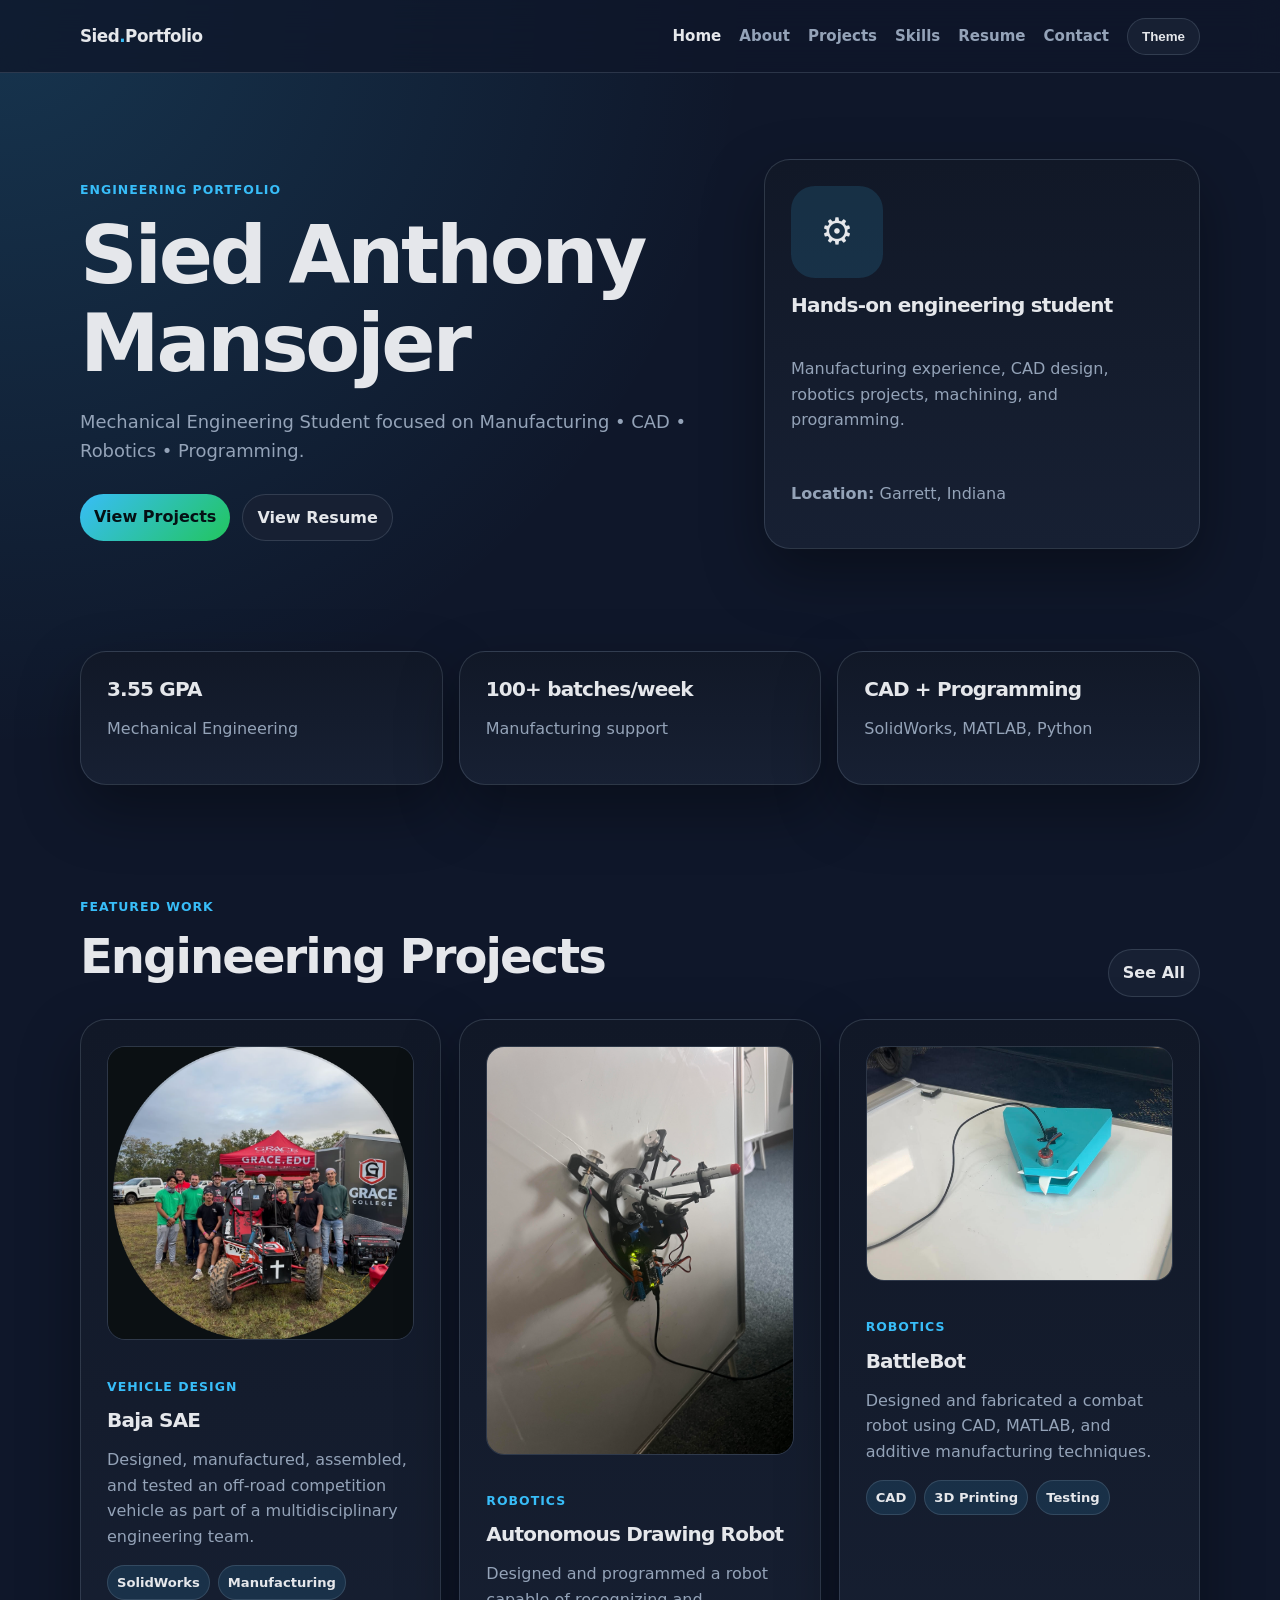
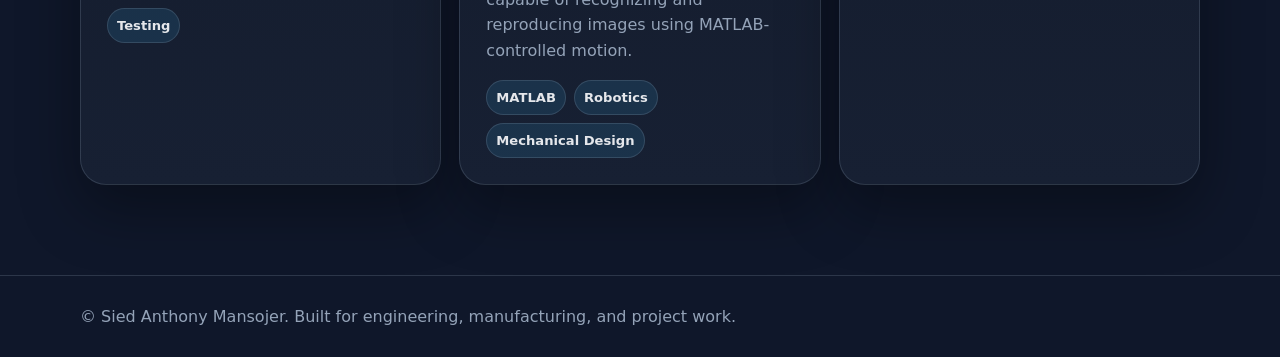
<file: index.html>
<!DOCTYPE html><html lang="en"><head><meta charset="UTF-8"><meta name="viewport" content="width=device-width, initial-scale=1.0"><title>Sied Anthony | Portfolio</title><link rel="stylesheet" href="styles.css"></head><body>
<nav class="nav">
  <div class="container nav-inner">
    <a class="brand" href="index.html">Sied<span>.</span>Portfolio</a>
    <div class="nav-links">
      <a href="index.html">Home</a>
      <a href="about.html">About</a>
      <a href="projects.html">Projects</a>
      <a href="skills.html">Skills</a>
      <a href="resume.html">Resume</a>
      <a href="contact.html">Contact</a>
      <button class="theme-btn" id="themeToggle">Theme</button>
    </div>
  </div>
</nav>
<main>
  <section class="hero"><div class="container hero-grid">
    <div><p class="kicker">Engineering Portfolio</p><h1 data-name></h1><p class="lead"><span data-title></span> focused on <span data-tagline></span>.</p><div class="hero-actions"><a class="btn primary" href="projects.html">View Projects</a><a class="btn" href="resume.html">View Resume</a></div></div>
    <div class="card profile-card"><div class="big-icon">⚙️</div><h3>Hands-on engineering student</h3><p class="muted">Manufacturing experience, CAD design, robotics projects, machining, and programming.</p><p class="muted"><strong>Location:</strong> <span data-location></span></p></div>
  </div></section>
  <section class="section"><div class="container stat-grid"><div class="card"><h3>3.55 GPA</h3><p class="muted">Mechanical Engineering</p></div><div class="card"><h3>100+ batches/week</h3><p class="muted">Manufacturing support</p></div><div class="card"><h3>CAD + Programming</h3><p class="muted">SolidWorks, MATLAB, Python</p></div></div></section>
  <section class="section"><div class="container"><div class="section-top"><div><p class="kicker">Featured Work</p><h2>Engineering Projects</h2></div><a class="btn" href="projects.html">See All</a></div><div class="project-grid" id="featuredProjects"></div></div></section>
</main><footer class="footer"><div class="container">© <span data-name></span>Sied Anthony Mansojer. Built for engineering, manufacturing, and project work.</div></footer><script src="data.js"></script><script src="script.js"></script></body></html>
</file>
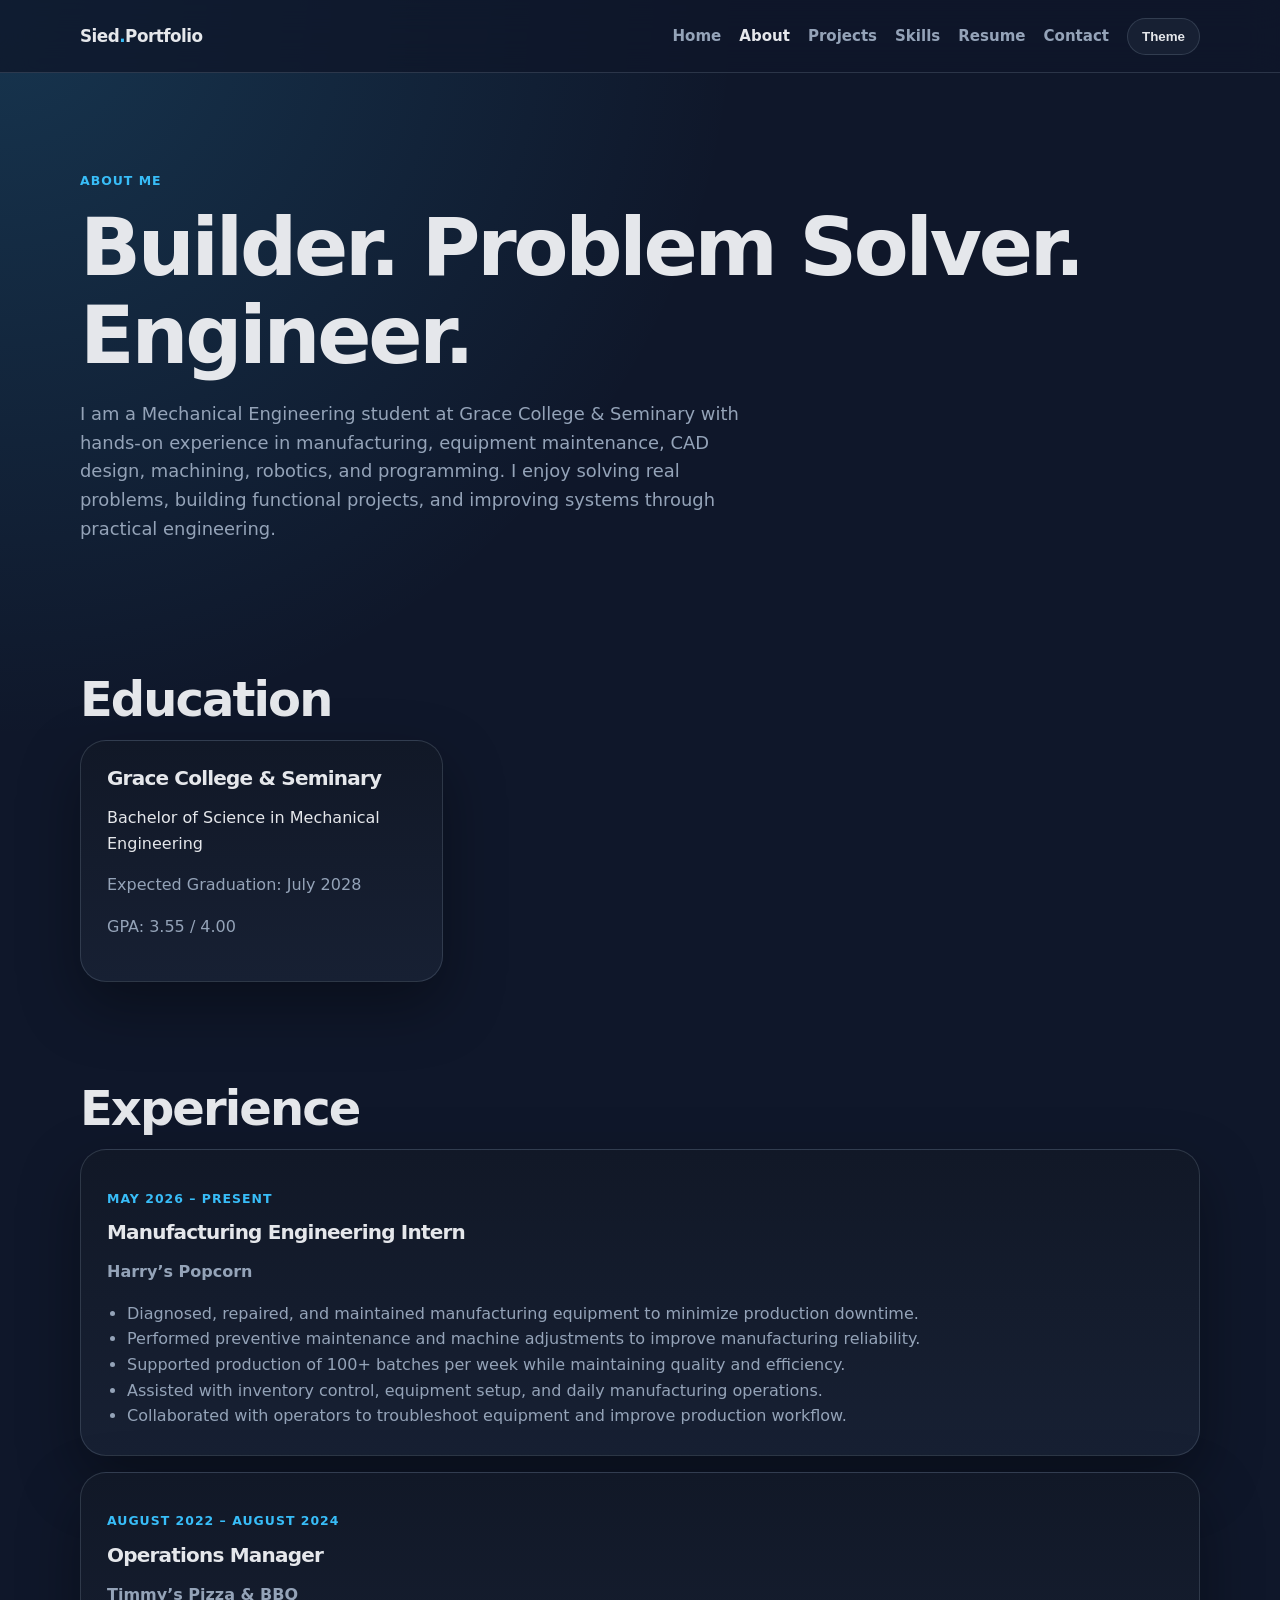
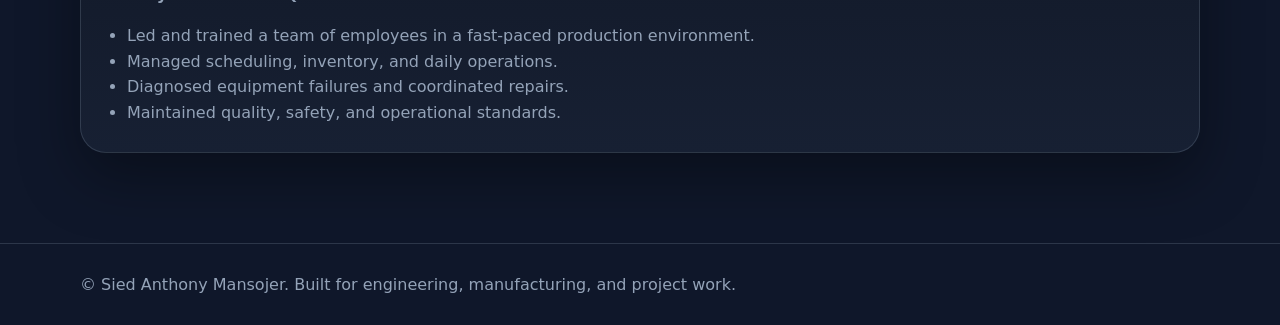
<file: about.html>
<!DOCTYPE html><html lang="en"><head><meta charset="UTF-8"><meta name="viewport" content="width=device-width, initial-scale=1.0"><title>About | Portfolio</title><link rel="stylesheet" href="styles.css"></head><body><nav class="nav">
  <div class="container nav-inner">
    <a class="brand" href="index.html">Sied<span>.</span>Portfolio</a>
    <div class="nav-links">
      <a href="index.html">Home</a>
      <a href="about.html">About</a>
      <a href="projects.html">Projects</a>
      <a href="skills.html">Skills</a>
      <a href="resume.html">Resume</a>
      <a href="contact.html">Contact</a>
      <button class="theme-btn" id="themeToggle">Theme</button>
    </div>
  </div>
</nav>
<main><section class="hero"><div class="container"><p class="kicker">About Me</p><h1>Builder. Problem Solver. Engineer.</h1><p class="lead" id="aboutText"></p></div></section><section class="section"><div class="container"><h2>Education</h2><div class="grid" id="educationList"></div></div></section><section class="section"><div class="container"><h2>Experience</h2><div class="timeline" id="experienceList"></div></div></section></main><footer class="footer"><div class="container">© <span data-name></span>. Built for engineering, manufacturing, and project work.</div></footer><script src="data.js"></script><script src="script.js"></script></body></html>
</file>
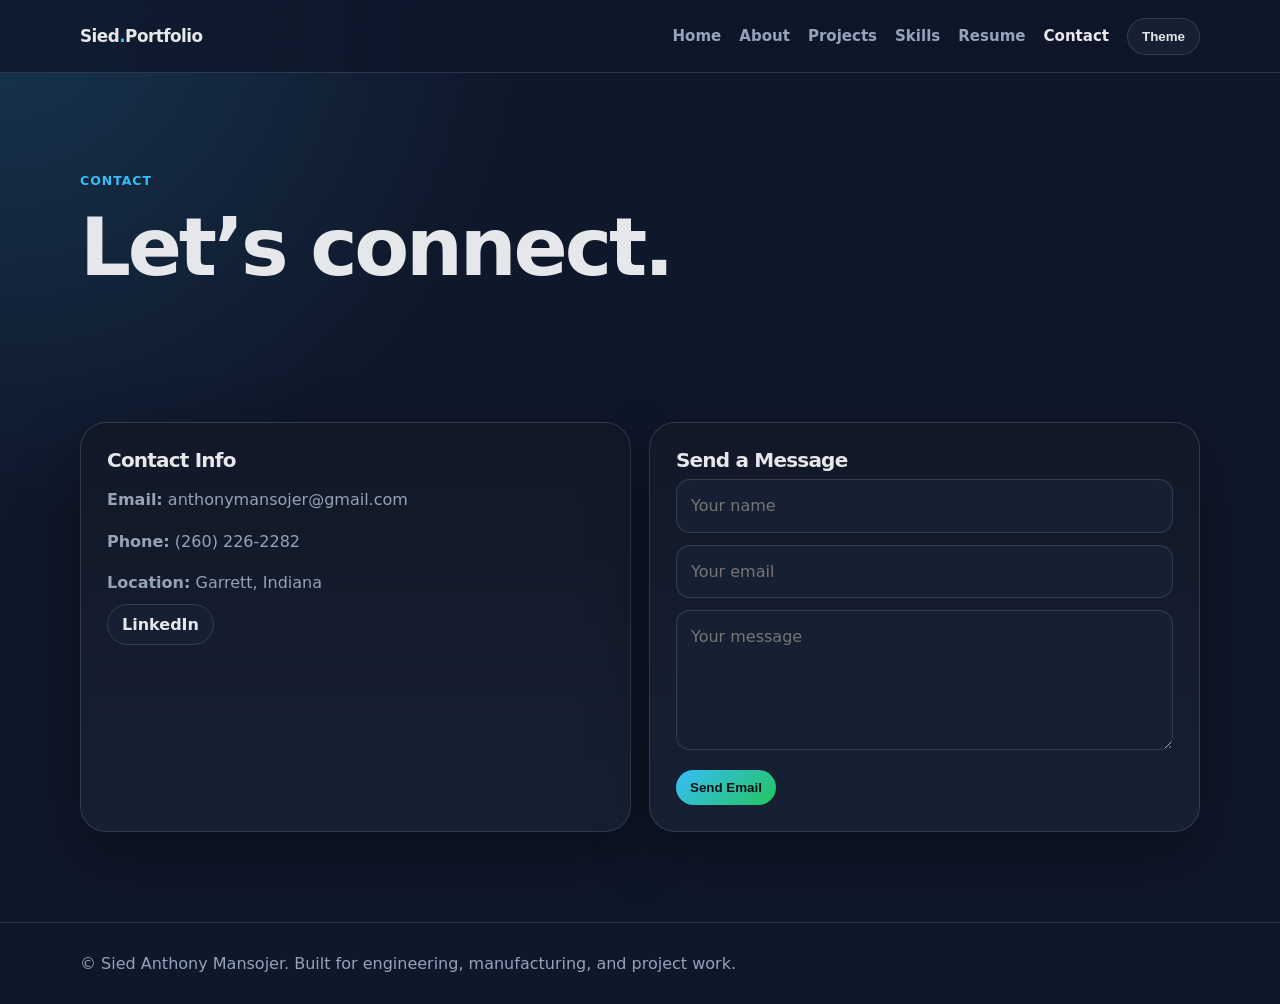
<file: contact.html>
<!DOCTYPE html><html lang="en"><head><meta charset="UTF-8"><meta name="viewport" content="width=device-width, initial-scale=1.0"><title>Contact | Portfolio</title><link rel="stylesheet" href="styles.css"></head><body><nav class="nav">
  <div class="container nav-inner">
    <a class="brand" href="index.html">Sied<span>.</span>Portfolio</a>
    <div class="nav-links">
      <a href="index.html">Home</a>
      <a href="about.html">About</a>
      <a href="projects.html">Projects</a>
      <a href="skills.html">Skills</a>
      <a href="resume.html">Resume</a>
      <a href="contact.html">Contact</a>
      <button class="theme-btn" id="themeToggle">Theme</button>
    </div>
  </div>
</nav>
<main><section class="hero"><div class="container"><p class="kicker">Contact</p><h1>Let’s connect.</h1><p class="lead"></p></div></section><section class="section"><div class="container contact-box"><div class="card"><h3>Contact Info</h3><p class="muted"><strong>Email:</strong> <span data-email></span></p><p class="muted"><strong>Phone:</strong> <span data-phone></span></p><p class="muted"><strong>Location:</strong> <span data-location></span></p><a class="btn" data-linkedin href="#">LinkedIn</a></div><form class="card" action="mailto:anthonymansojer@gmail.com" method="post" enctype="text/plain"><h3>Send a Message</h3><input name="name" placeholder="Your name"><input name="email" placeholder="Your email"><textarea name="message" placeholder="Your message"></textarea><button class="btn primary" type="submit">Send Email</button></form></div></section></main><footer class="footer"><div class="container">© <span data-name></span>. Built for engineering, manufacturing, and project work.</div></footer><script src="data.js"></script><script src="script.js"></script></body></html>
</file>
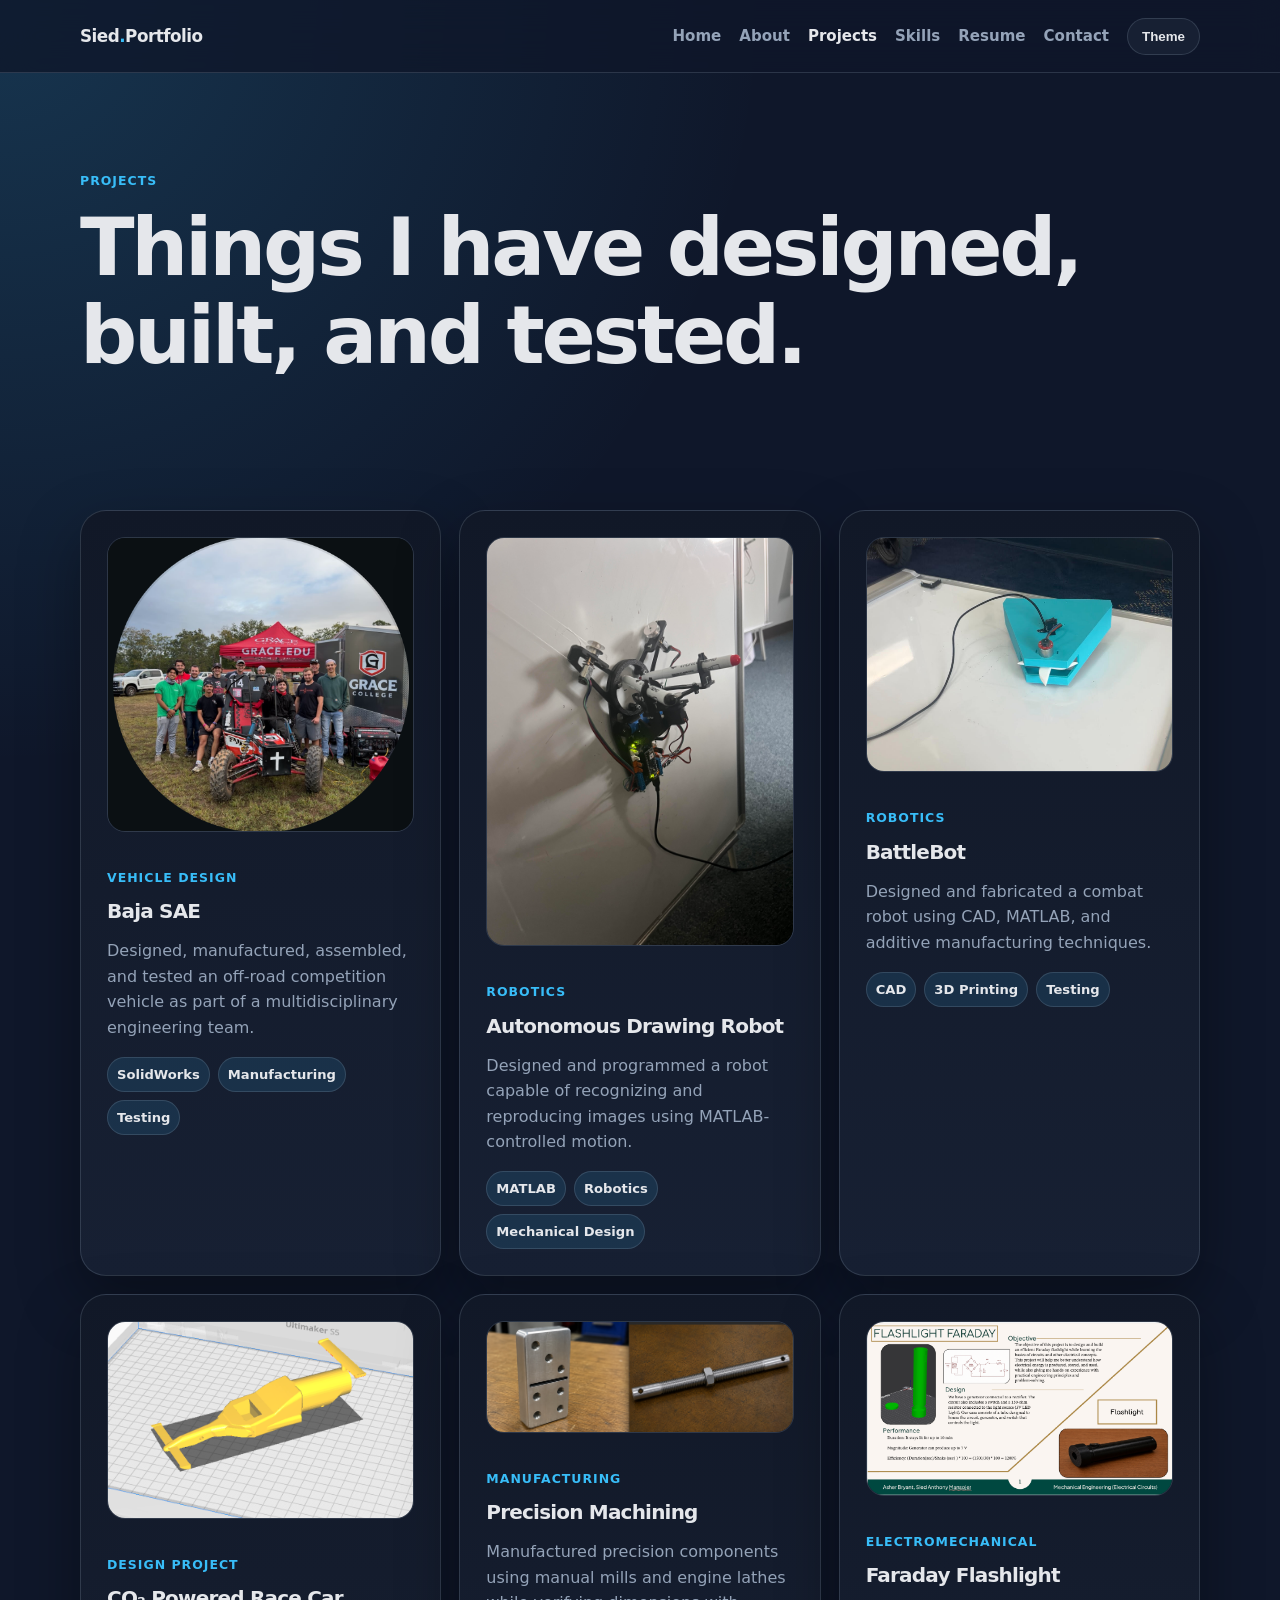
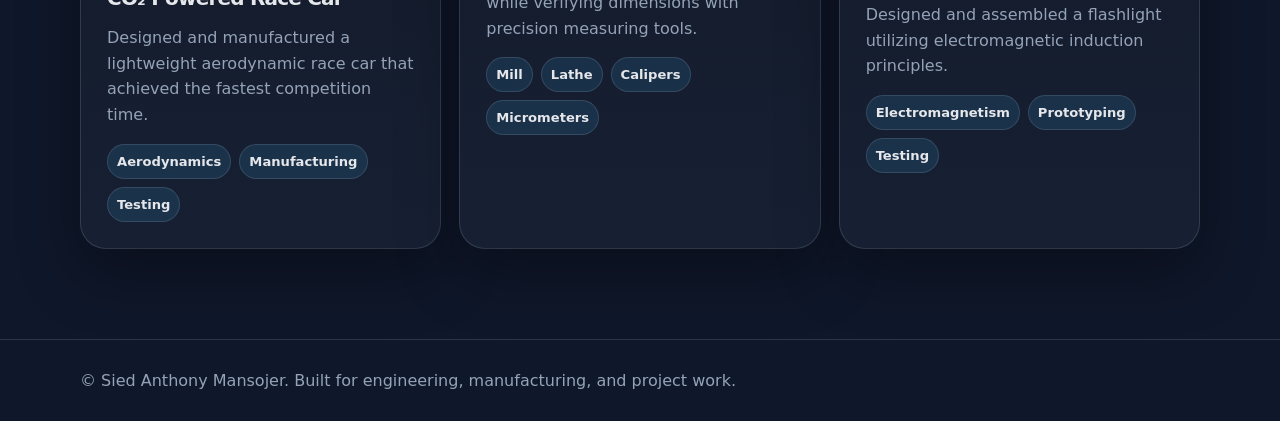
<file: projects.html>
<!DOCTYPE html><html lang="en"><head><meta charset="UTF-8"><meta name="viewport" content="width=device-width, initial-scale=1.0"><title>Projects | Portfolio</title><link rel="stylesheet" href="styles.css"></head><body><nav class="nav">
  <div class="container nav-inner">
    <a class="brand" href="index.html">Sied<span>.</span>Portfolio</a>
    <div class="nav-links">
      <a href="index.html">Home</a>
      <a href="about.html">About</a>
      <a href="projects.html">Projects</a>
      <a href="skills.html">Skills</a>
      <a href="resume.html">Resume</a>
      <a href="contact.html">Contact</a>
      <button class="theme-btn" id="themeToggle">Theme</button>
    </div>
  </div>
</nav>
<main><section class="hero"><div class="container"><p class="kicker">Projects</p><h1>Things I have designed, built, and tested.</h1><p class="lead"></p></div></section><section class="section"><div class="container"><div class="project-grid" id="projectsGrid"></div></div></section></main><footer class="footer"><div class="container">© <span data-name></span>. Built for engineering, manufacturing, and project work.</div></footer><script src="data.js"></script><script src="script.js"></script></body></html>
</file>
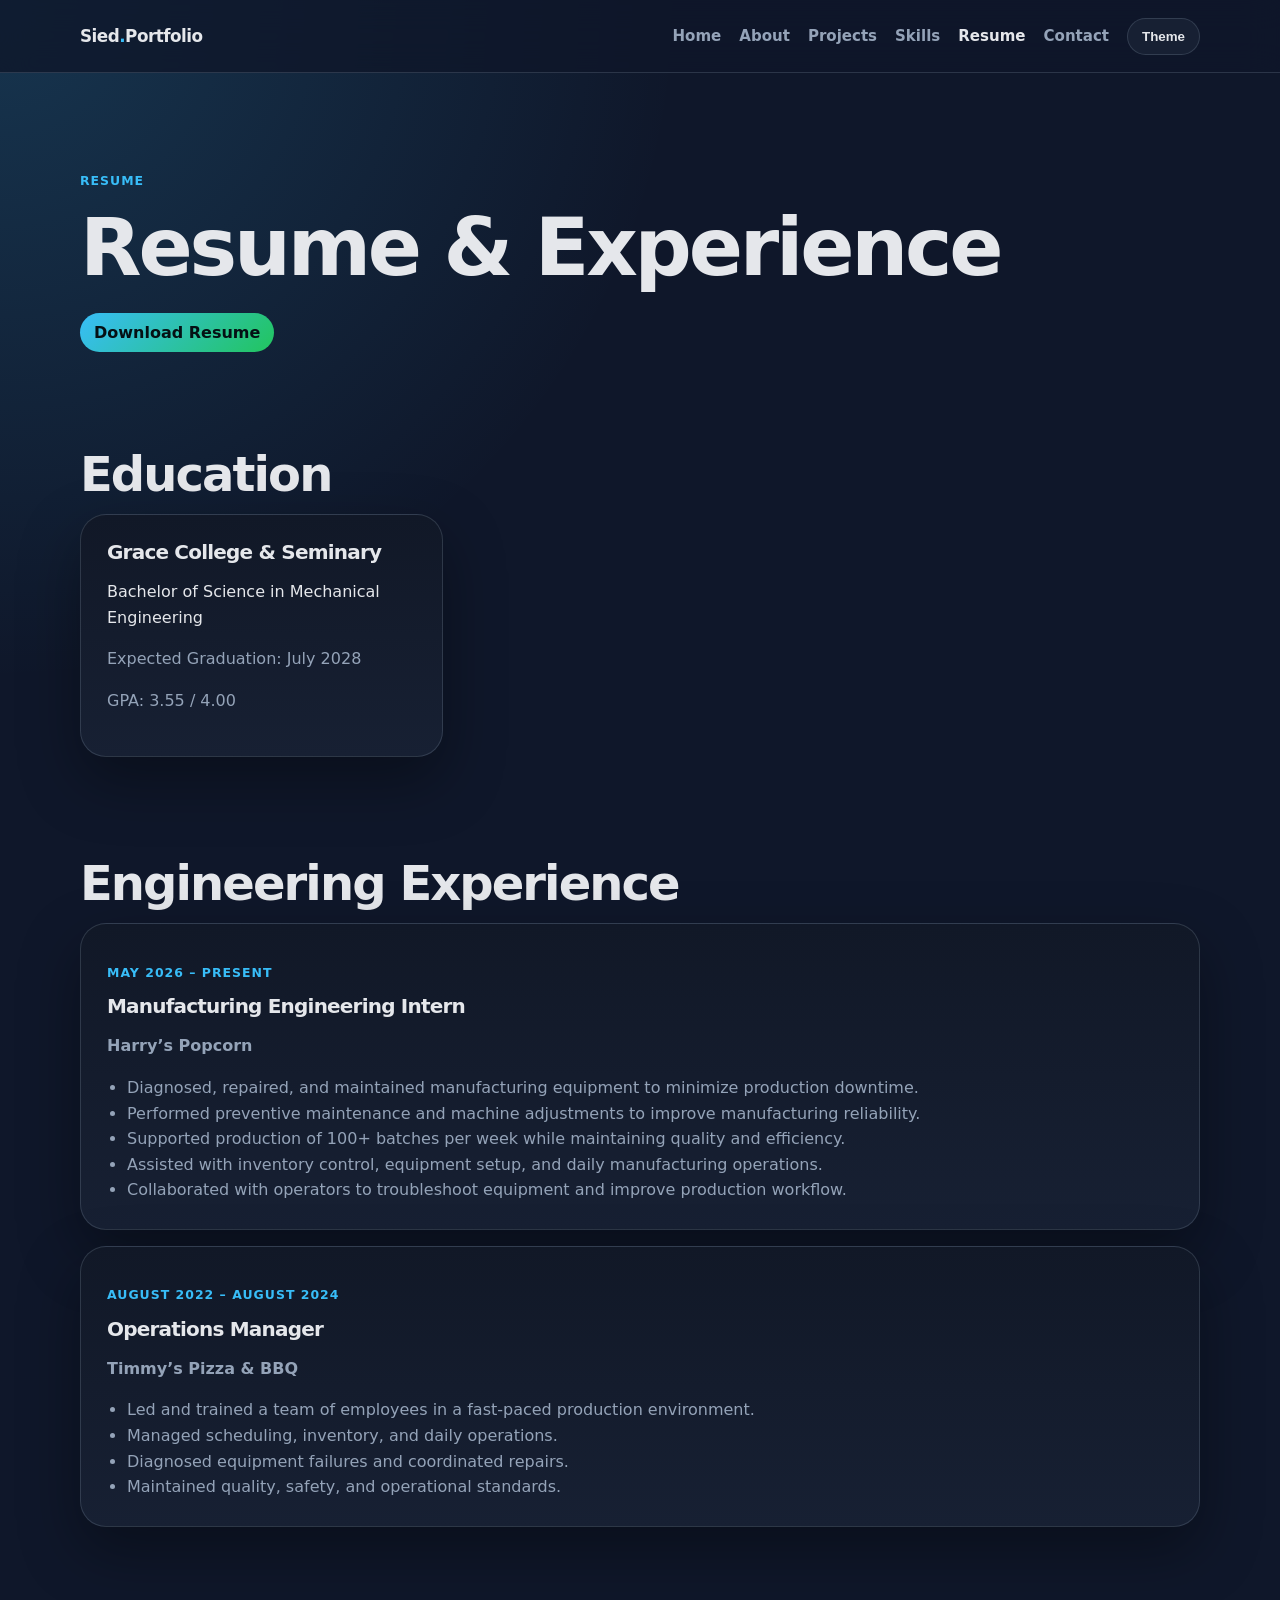
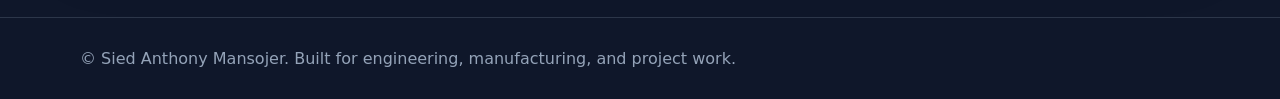
<file: resume.html>
<!DOCTYPE html><html lang="en"><head><meta charset="UTF-8"><meta name="viewport" content="width=device-width, initial-scale=1.0"><title>Resume | Portfolio</title><link rel="stylesheet" href="styles.css"></head><body><nav class="nav">
  <div class="container nav-inner">
    <a class="brand" href="index.html">Sied<span>.</span>Portfolio</a>
    <div class="nav-links">
      <a href="index.html">Home</a>
      <a href="about.html">About</a>
      <a href="projects.html">Projects</a>
      <a href="skills.html">Skills</a>
      <a href="resume.html">Resume</a>
      <a href="contact.html">Contact</a>
      <button class="theme-btn" id="themeToggle">Theme</button>
    </div>
  </div>
</nav>
<main><section class="hero"><div class="container"><p class="kicker">Resume</p><h1>Resume & Experience</h1><p class="lead"></p><a class="btn primary" data-resume-link href="resume.pdf">Download Resume</a></div></section><section class="section"><div class="container"><h2>Education</h2><div class="grid" id="educationList"></div></div></section><section class="section"><div class="container"><h2>Engineering Experience</h2><div class="timeline" id="experienceList"></div></div></section></main><footer class="footer"><div class="container">© <span data-name></span>. Built for engineering, manufacturing, and project work.</div></footer><script src="data.js"></script><script src="script.js"></script></body></html>
</file>
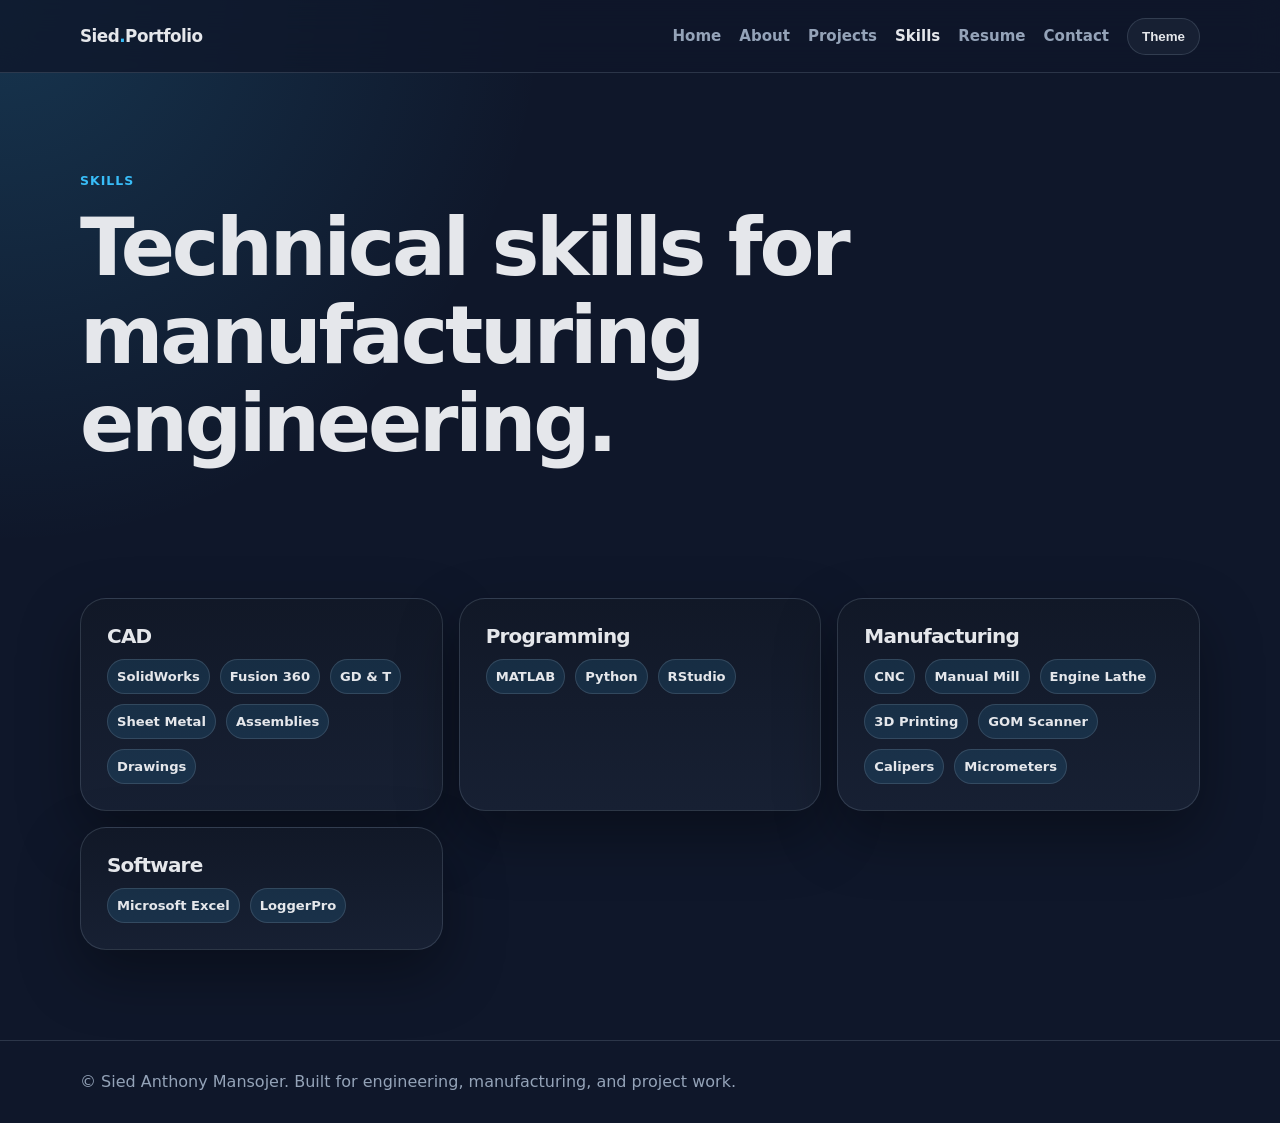
<file: skills.html>
<!DOCTYPE html><html lang="en"><head><meta charset="UTF-8"><meta name="viewport" content="width=device-width, initial-scale=1.0"><title>Skills | Portfolio</title><link rel="stylesheet" href="styles.css"></head><body><nav class="nav">
  <div class="container nav-inner">
    <a class="brand" href="index.html">Sied<span>.</span>Portfolio</a>
    <div class="nav-links">
      <a href="index.html">Home</a>
      <a href="about.html">About</a>
      <a href="projects.html">Projects</a>
      <a href="skills.html">Skills</a>
      <a href="resume.html">Resume</a>
      <a href="contact.html">Contact</a>
      <button class="theme-btn" id="themeToggle">Theme</button>
    </div>
  </div>
</nav>
<main><section class="hero"><div class="container"><p class="kicker">Skills</p><h1>Technical skills for manufacturing engineering.</h1><p class="lead"></p></div></section><section class="section"><div class="container"><div class="grid" id="skillsGrid"></div></div></section></main><footer class="footer"><div class="container">© <span data-name></span>. Built for engineering, manufacturing, and project work.</div></footer><script src="data.js"></script><script src="script.js"></script></body></html>
</file>
<file: styles.css>
:root {
  --bg: #0f172a;
  --panel: #111827;
  --panel-2: #172033;
  --text: #e5e7eb;
  --muted: #94a3b8;
  --accent: #38bdf8;
  --accent-2: #22c55e;
  --border: rgba(148, 163, 184, 0.22);
  --shadow: 0 24px 60px rgba(0, 0, 0, 0.35);
}

* { box-sizing: border-box; }

body {
  margin: 0;
  font-family: Inter, system-ui, -apple-system, BlinkMacSystemFont, "Segoe UI", sans-serif;
  background: radial-gradient(circle at top left, rgba(56, 189, 248, 0.18), transparent 32%), var(--bg);
  color: var(--text);
  line-height: 1.6;
}

body.light {
  --bg: #f8fafc;
  --panel: #ffffff;
  --panel-2: #f1f5f9;
  --text: #0f172a;
  --muted: #475569;
  --border: rgba(15, 23, 42, 0.12);
  --shadow: 0 18px 40px rgba(15, 23, 42, 0.10);
}

a { color: inherit; text-decoration: none; }

.container {
  width: min(1120px, calc(100% - 32px));
  margin: 0 auto;
}

.nav {
  position: sticky;
  top: 0;
  z-index: 10;
  backdrop-filter: blur(16px);
  background: rgba(15, 23, 42, 0.78);
  border-bottom: 1px solid var(--border);
}

body.light .nav { background: rgba(248, 250, 252, 0.8); }

.nav-inner {
  min-height: 72px;
  display: flex;
  align-items: center;
  justify-content: space-between;
  gap: 20px;
}

.brand {
  font-weight: 800;
  letter-spacing: -0.03em;
  font-size: 1.05rem;
}

.brand span { color: var(--accent); }

.nav-links {
  display: flex;
  align-items: center;
  gap: 18px;
  flex-wrap: wrap;
}

.nav-links a {
  color: var(--muted);
  font-weight: 650;
  font-size: 0.94rem;
}

.nav-links a:hover, .nav-links a.active { color: var(--text); }

.theme-btn, .btn {
  border: 1px solid var(--border);
  background: var(--panel-2);
  color: var(--text);
  border-radius: 999px;
  padding: 10px 14px;
  font-weight: 750;
  cursor: pointer;
}

.btn.primary {
  background: linear-gradient(135deg, var(--accent), var(--accent-2));
  color: #051014;
  border: 0;
}

.hero {
  padding: 86px 0 52px;
}

.hero-grid {
  display: grid;
  grid-template-columns: 1.2fr 0.8fr;
  gap: 30px;
  align-items: center;
}

.kicker {
  color: var(--accent);
  font-weight: 800;
  letter-spacing: 0.08em;
  text-transform: uppercase;
  font-size: 0.78rem;
}

h1, h2, h3 { line-height: 1.1; margin: 0; letter-spacing: -0.04em; }

h1 { font-size: clamp(2.5rem, 7vw, 5rem); margin-top: 12px; }
h2 { font-size: clamp(2rem, 4vw, 3rem); margin-bottom: 14px; }
h3 { font-size: 1.25rem; margin-bottom: 8px; }

.lead {
  color: var(--muted);
  font-size: 1.12rem;
  max-width: 680px;
  margin: 20px 0 28px;
}

.hero-actions { display: flex; gap: 12px; flex-wrap: wrap; }

.card {
  background: linear-gradient(180deg, var(--panel), var(--panel-2));
  border: 1px solid var(--border);
  border-radius: 26px;
  padding: 26px;
  box-shadow: var(--shadow);
}

.profile-card {
  min-height: 330px;
  display: grid;
  align-content: center;
  gap: 16px;
}

.big-icon {
  width: 92px;
  height: 92px;
  display: grid;
  place-items: center;
  border-radius: 24px;
  background: rgba(56, 189, 248, 0.14);
  font-size: 2.3rem;
}

.stat-grid, .grid {
  display: grid;
  grid-template-columns: repeat(3, 1fr);
  gap: 16px;
}

.section { padding: 50px 0; }

.section-top {
  display: flex;
  justify-content: space-between;
  align-items: end;
  gap: 20px;
  margin-bottom: 22px;
}

.muted { color: var(--muted); }

.project-grid {
  display: grid;
  grid-template-columns: repeat(3, 1fr);
  gap: 18px;
}

.project-card img {
  width: 100%;
  border-radius: 18px;
  border: 1px solid var(--border);
  margin-bottom: 16px;
}

.tags { display: flex; gap: 8px; flex-wrap: wrap; margin-top: 14px; }
.tag {
  color: var(--text);
  background: rgba(56, 189, 248, 0.12);
  border: 1px solid var(--border);
  padding: 6px 9px;
  border-radius: 999px;
  font-size: 0.82rem;
  font-weight: 650;
}

.timeline { display: grid; gap: 16px; }
ul { margin: 12px 0 0; padding-left: 20px; color: var(--muted); }

.skill-list { display: flex; flex-wrap: wrap; gap: 10px; margin-top: 12px; }

.footer {
  border-top: 1px solid var(--border);
  padding: 28px 0;
  color: var(--muted);
  margin-top: 40px;
}

.contact-box {
  display: grid;
  grid-template-columns: 1fr 1fr;
  gap: 18px;
}

input, textarea {
  width: 100%;
  padding: 13px 14px;
  border-radius: 14px;
  border: 1px solid var(--border);
  background: var(--panel-2);
  color: var(--text);
  margin-bottom: 12px;
  font: inherit;
}

textarea { min-height: 140px; resize: vertical; }

@media (max-width: 850px) {
  .hero-grid, .contact-box { grid-template-columns: 1fr; }
  .project-grid, .stat-grid, .grid { grid-template-columns: 1fr; }
  .nav-inner { align-items: flex-start; padding: 16px 0; flex-direction: column; }
}
</file>
